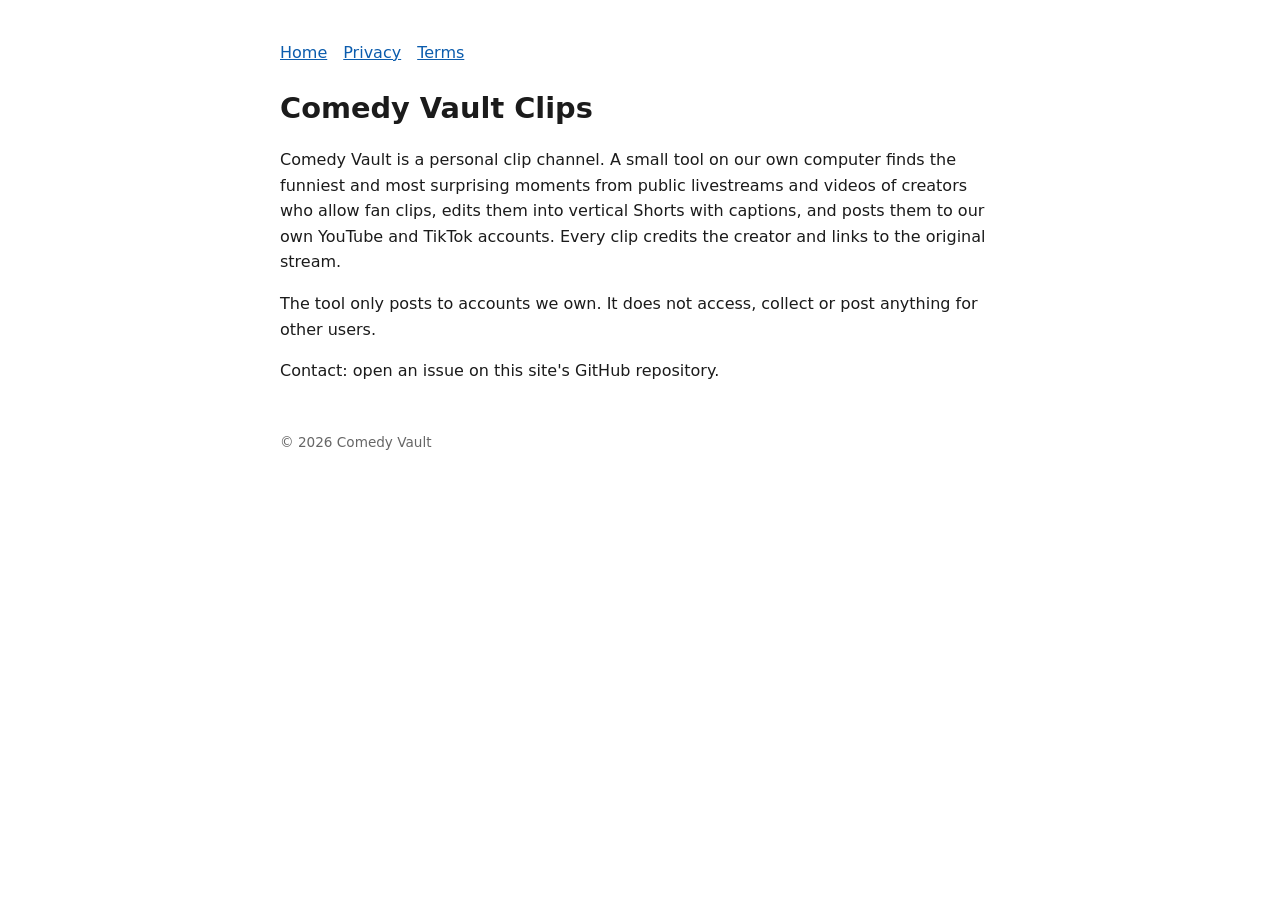
<file: index.html>
<!doctype html><html lang="en"><head><meta charset="utf-8"><meta name="viewport" content="width=device-width,initial-scale=1">
<title>Comedy Vault Clips</title><link rel="stylesheet" href="style.css"></head><body>
<nav><a href="./">Home</a><a href="privacy.html">Privacy</a><a href="terms.html">Terms</a></nav>
<h1>Comedy Vault Clips</h1>
<p>Comedy Vault is a personal clip channel. A small tool on our own computer finds the funniest and most surprising moments from public livestreams and videos of creators who allow fan clips, edits them into vertical Shorts with captions, and posts them to our own YouTube and TikTok accounts. Every clip credits the creator and links to the original stream.</p>
<p>The tool only posts to accounts we own. It does not access, collect or post anything for other users.</p>
<p>Contact: open an issue on this site's GitHub repository.</p>
<footer>© 2026 Comedy Vault</footer></body></html>
</file>
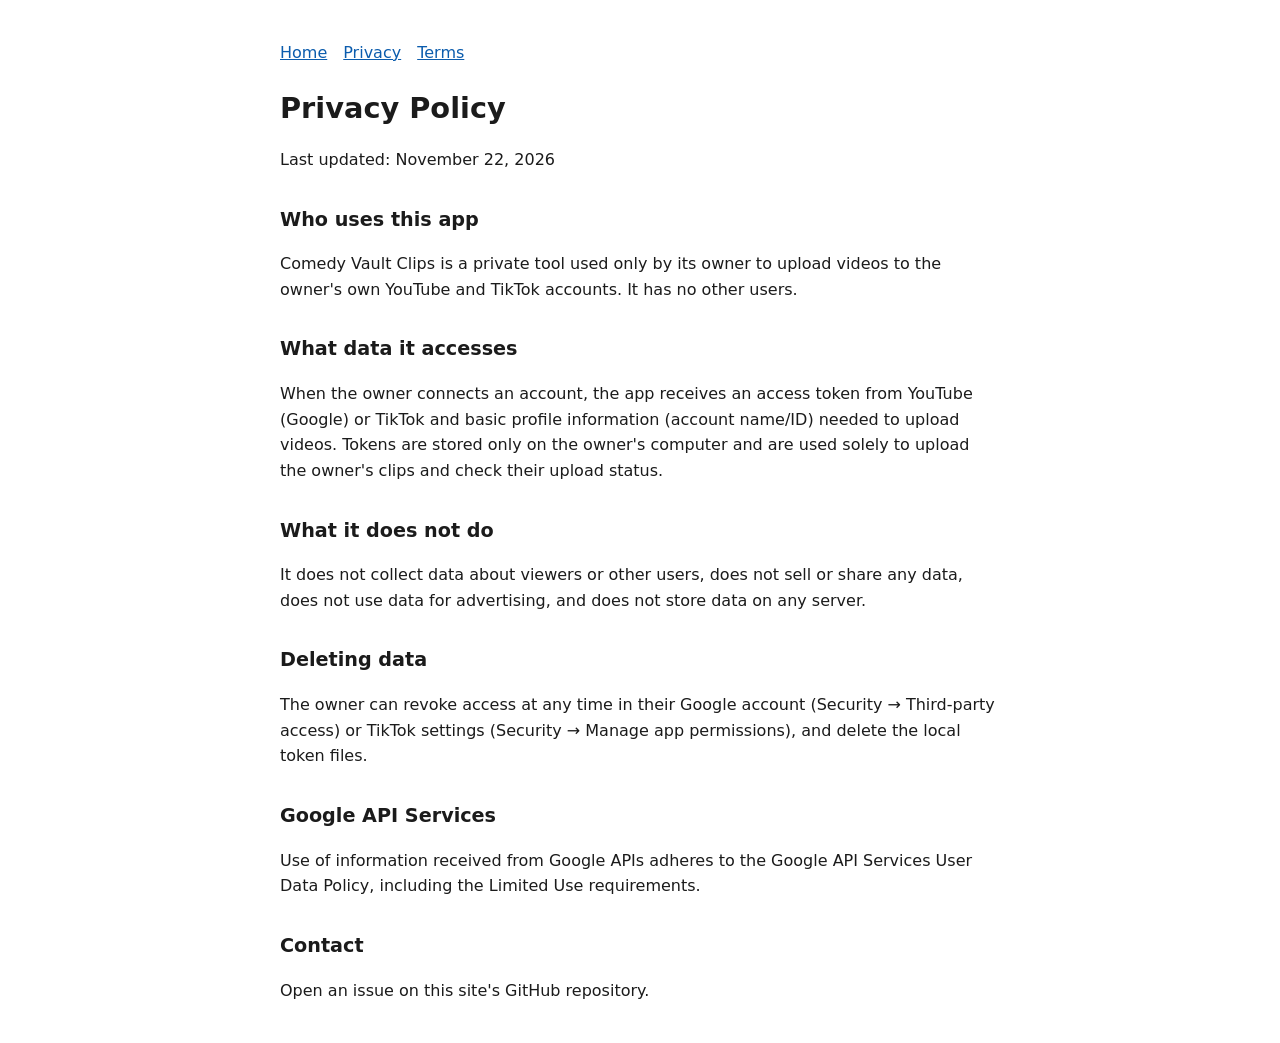
<file: privacy.html>
<!doctype html><html lang="en"><head><meta charset="utf-8"><meta name="viewport" content="width=device-width,initial-scale=1">
<title>Privacy Policy – Comedy Vault Clips</title><link rel="stylesheet" href="style.css"></head><body>
<nav><a href="./">Home</a><a href="privacy.html">Privacy</a><a href="terms.html">Terms</a></nav>
<h1>Privacy Policy</h1><p>Last updated: November 22, 2026</p>
<h2>Who uses this app</h2><p>Comedy Vault Clips is a private tool used only by its owner to upload videos to the owner's own YouTube and TikTok accounts. It has no other users.</p>
<h2>What data it accesses</h2><p>When the owner connects an account, the app receives an access token from YouTube (Google) or TikTok and basic profile information (account name/ID) needed to upload videos. Tokens are stored only on the owner's computer and are used solely to upload the owner's clips and check their upload status.</p>
<h2>What it does not do</h2><p>It does not collect data about viewers or other users, does not sell or share any data, does not use data for advertising, and does not store data on any server.</p>
<h2>Deleting data</h2><p>The owner can revoke access at any time in their Google account (Security → Third-party access) or TikTok settings (Security → Manage app permissions), and delete the local token files.</p>
<h2>Google API Services</h2><p>Use of information received from Google APIs adheres to the Google API Services User Data Policy, including the Limited Use requirements.</p>
<h2>Contact</h2><p>Open an issue on this site's GitHub repository.</p>
</body></html>
</file>
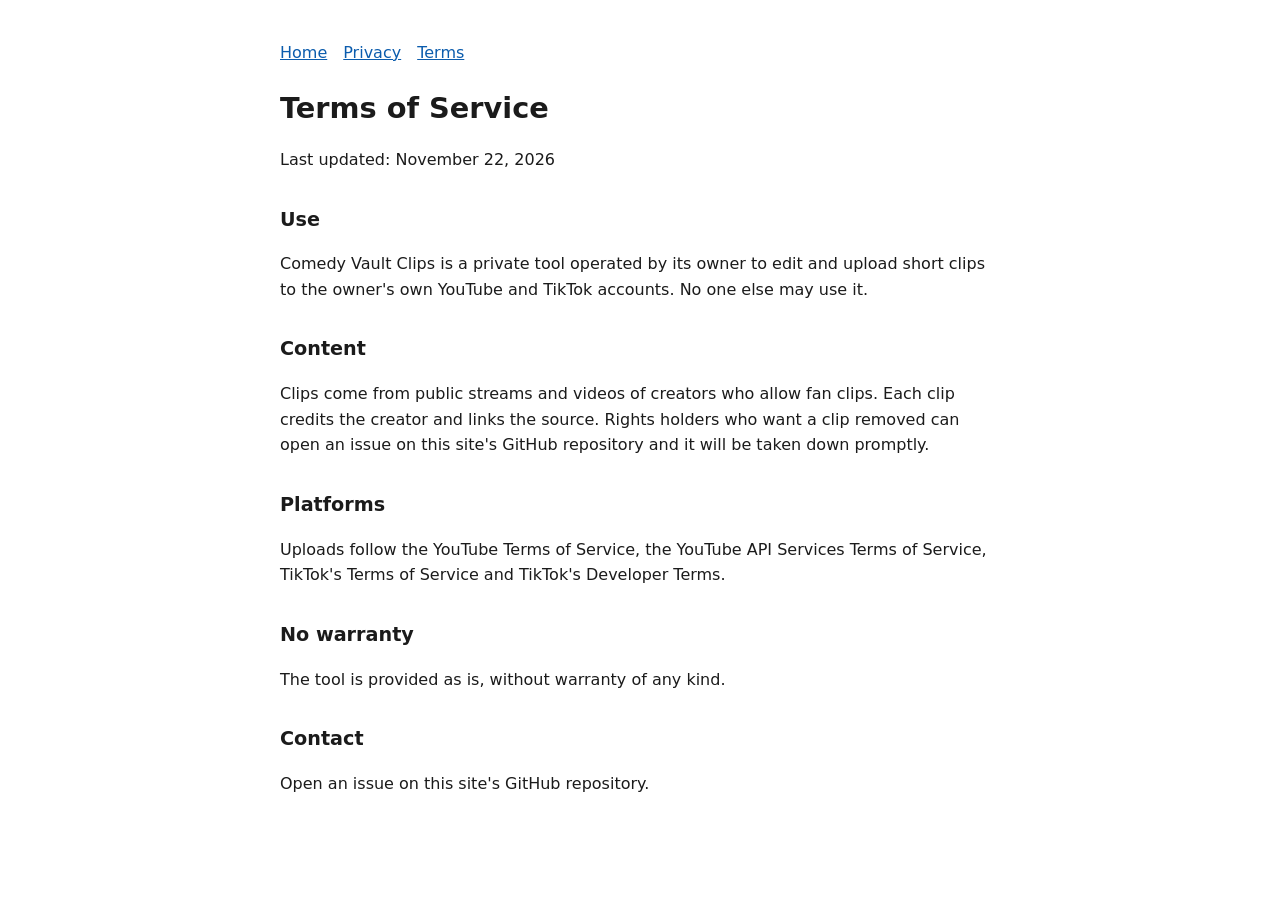
<file: terms.html>
<!doctype html><html lang="en"><head><meta charset="utf-8"><meta name="viewport" content="width=device-width,initial-scale=1">
<title>Terms of Service – Comedy Vault Clips</title><link rel="stylesheet" href="style.css"></head><body>
<nav><a href="./">Home</a><a href="privacy.html">Privacy</a><a href="terms.html">Terms</a></nav>
<h1>Terms of Service</h1><p>Last updated: November 22, 2026</p>
<h2>Use</h2><p>Comedy Vault Clips is a private tool operated by its owner to edit and upload short clips to the owner's own YouTube and TikTok accounts. No one else may use it.</p>
<h2>Content</h2><p>Clips come from public streams and videos of creators who allow fan clips. Each clip credits the creator and links the source. Rights holders who want a clip removed can open an issue on this site's GitHub repository and it will be taken down promptly.</p>
<h2>Platforms</h2><p>Uploads follow the YouTube Terms of Service, the YouTube API Services Terms of Service, TikTok's Terms of Service and TikTok's Developer Terms.</p>
<h2>No warranty</h2><p>The tool is provided as is, without warranty of any kind.</p>
<h2>Contact</h2><p>Open an issue on this site's GitHub repository.</p>
</body></html>
</file>
<file: style.css>
body{font-family:system-ui,-apple-system,Segoe UI,Roboto,sans-serif;max-width:720px;margin:40px auto;padding:0 16px;line-height:1.6;color:#1b1b1b;background:#fff}
h1{font-size:1.8rem;margin-bottom:.2rem}h2{font-size:1.2rem;margin-top:2rem}a{color:#0b5cad}
nav a{margin-right:1rem}footer{margin-top:3rem;font-size:.85rem;color:#666}
@media (prefers-color-scheme:dark){body{background:#111;color:#e8e8e8}a{color:#6cb2ff}footer{color:#999}}
</file>
